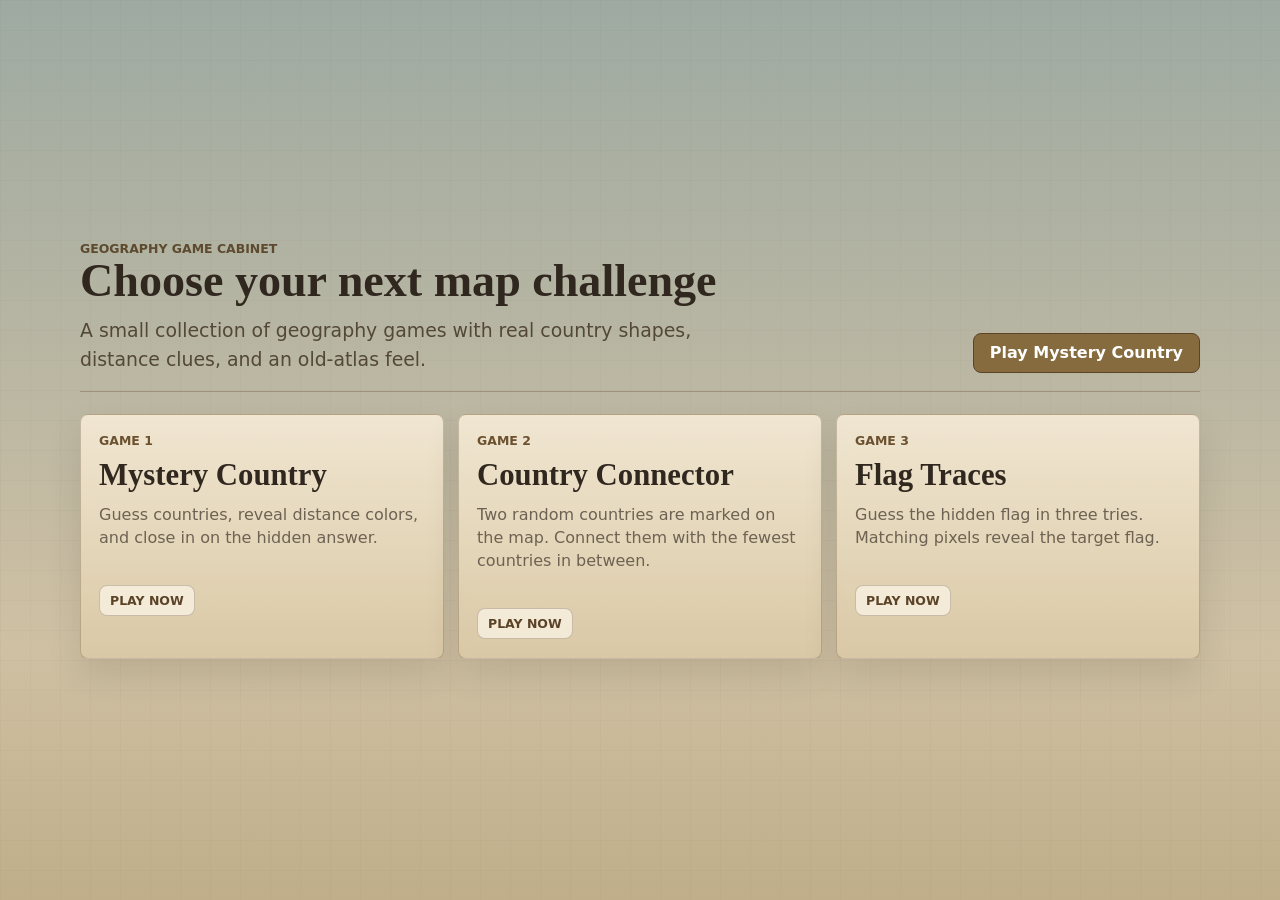
<file: index.html>
<!doctype html>
<html lang="en">
<head>
  <meta charset="UTF-8" />
  <meta name="viewport" content="width=device-width, initial-scale=1.0" />
  <title>Geography Game Cabinet</title>
  <link rel="stylesheet" href="styles.css?v=7" />
</head>
<body class="home-body">
  <main class="home-shell">
    <section class="home-hero" aria-label="Geography game dashboard">
      <div class="home-copy">
        <p class="eyebrow">Geography game cabinet</p>
        <h1>Choose your next map challenge</h1>
        <p class="home-intro">A small collection of geography games with real country shapes, distance clues, and an old-atlas feel.</p>
      </div>
      <a class="icon-button home-primary" href="mystery-country.html">Play Mystery Country</a>
    </section>

    <section class="game-grid" aria-label="Available geography games">
      <a class="game-card playable" href="mystery-country.html">
        <span class="card-kicker">Game 1</span>
        <h2>Mystery Country</h2>
        <p>Guess countries, reveal distance colors, and close in on the hidden answer.</p>
        <span class="card-action">Play now</span>
      </a>

      <a class="game-card playable travle-card" href="travle.html">
        <span class="card-kicker">Game 2</span>
        <h2>Country Connector</h2>
        <p>Two random countries are marked on the map. Connect them with the fewest countries in between.</p>
        <span class="card-action">Play now</span>
      </a>

      <a class="game-card playable flagle-card" href="flagle.html">
        <span class="card-kicker">Game 3</span>
        <h2>Flag Traces</h2>
        <p>Guess the hidden flag in three tries. Matching pixels reveal the target flag.</p>
        <span class="card-action">Play now</span>
      </a>
    </section>
  </main>
</body>
</html>
</file>
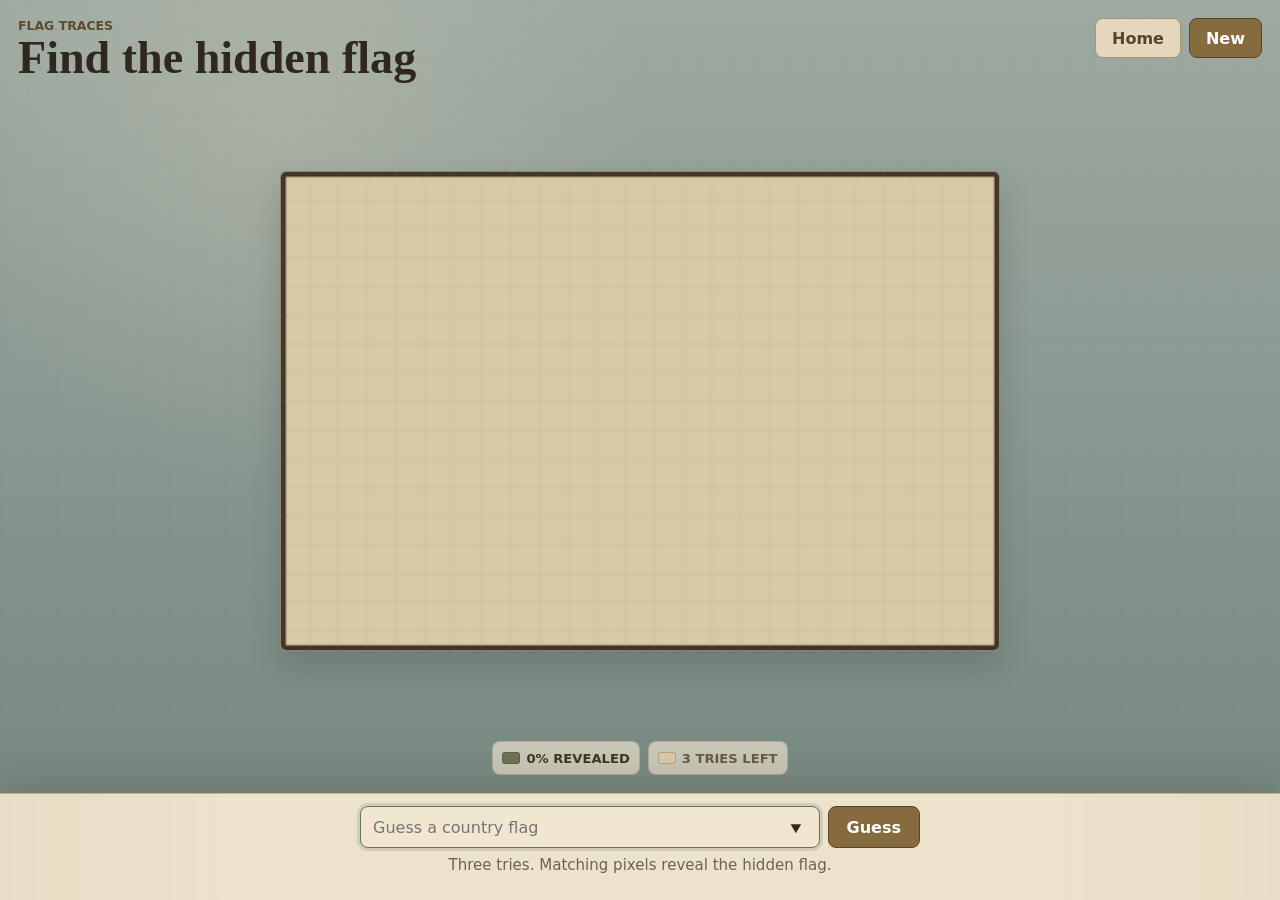
<file: flagle.html>
<!doctype html>
<html lang="en">
<head>
  <meta charset="UTF-8" />
  <meta name="viewport" content="width=device-width, initial-scale=1.0" />
  <title>Flag Traces</title>
  <link rel="stylesheet" href="styles.css?v=7" />
</head>
<body>
  <main class="game-shell flag-shell">
    <section class="map-stage flag-stage" aria-label="Flag guessing game">
      <header class="top-bar">
        <div>
          <p class="eyebrow">Flag traces</p>
          <h1>Find the hidden flag</h1>
        </div>
        <div class="top-actions">
          <a class="icon-button quiet-button" href="index.html">Home</a>
          <button class="icon-button" id="new-game" type="button">New</button>
        </div>
      </header>

      <div class="flag-board">
        <canvas class="flag-canvas" id="flag-canvas" width="300" height="200" role="img" aria-label="Hidden flag pixel reveal"></canvas>
      </div>

      <div class="flag-clues" id="flag-clues" aria-label="Revealed pixels"></div>
    </section>

    <section class="guess-dock" aria-label="Flag guesses">
      <form class="guess-form" id="guess-form">
        <label class="sr-only" for="country-input">Guess a flag country</label>
        <input id="country-input" list="country-options" autocomplete="off" placeholder="Guess a country flag" />
        <datalist id="country-options"></datalist>
        <button type="submit">Guess</button>
      </form>
      <p class="status-line" id="status-line">Three tries. Matching pixels reveal the hidden flag.</p>
      <ol class="guess-history flag-history" id="guess-history"></ol>
    </section>
  </main>

  <script src="countries-data.js?v=4"></script>
  <script src="flagle.js?v=5"></script>
</body>
</html>
</file>
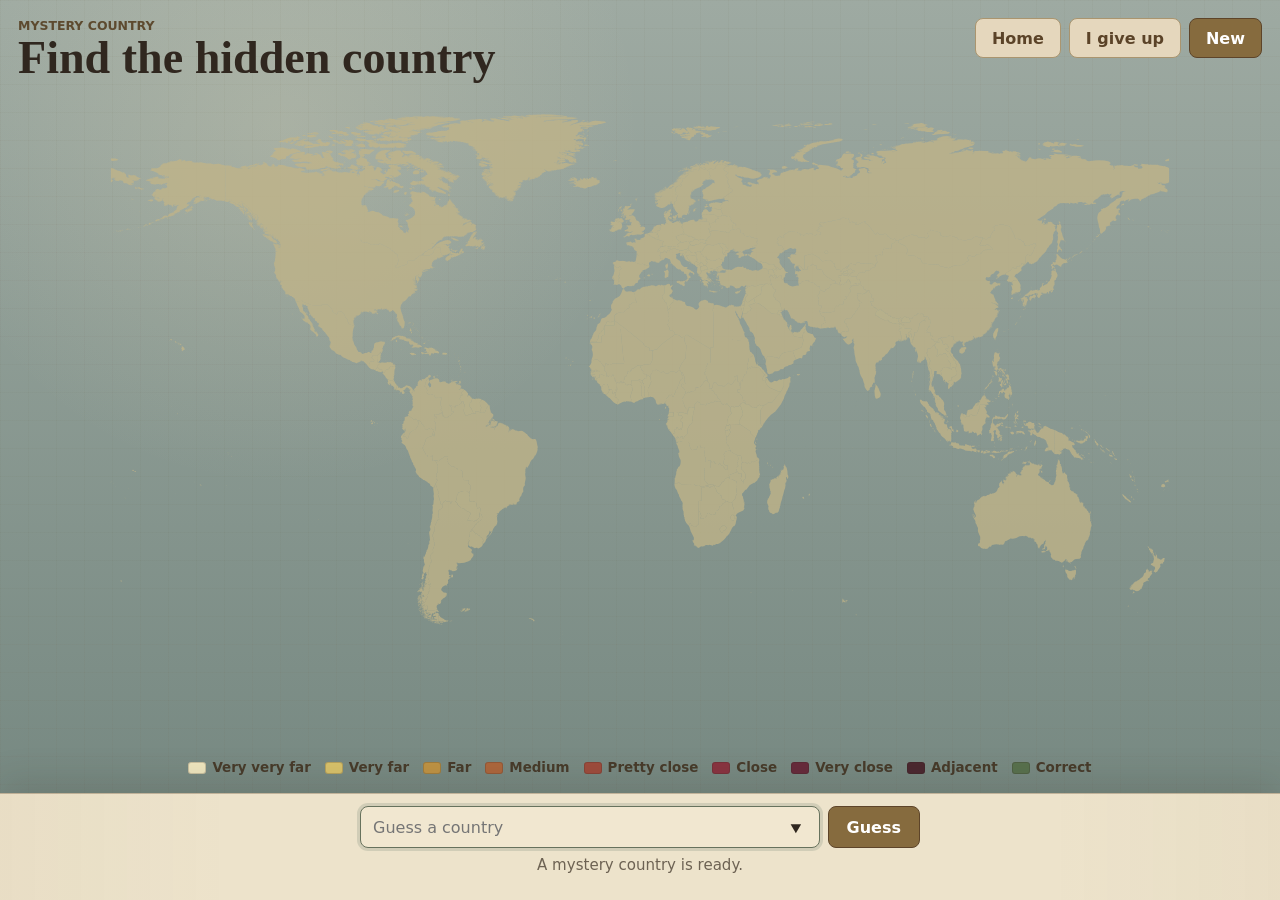
<file: mystery-country.html>
<!doctype html>
<html lang="en">
<head>
  <meta charset="UTF-8" />
  <meta name="viewport" content="width=device-width, initial-scale=1.0" />
  <title>Mystery Country</title>
  <link rel="stylesheet" href="styles.css?v=7" />
</head>
<body>
  <main class="game-shell">
    <section class="map-stage" aria-label="Mystery country map game">
      <header class="top-bar">
        <div>
          <p class="eyebrow">Mystery country</p>
          <h1>Find the hidden country</h1>
        </div>
        <div class="top-actions">
          <a class="icon-button quiet-button" href="index.html">Home</a>
          <button class="icon-button quiet-button" id="give-up" type="button">I give up</button>
          <button class="icon-button" id="new-game" type="button" title="New mystery country" aria-label="New mystery country">New</button>
        </div>
      </header>

      <div class="map-wrap">
        <svg class="world-map" id="world-map" viewBox="0 40 1060 660" role="img" aria-label="World map without country borders"></svg>
        <div class="guess-callout" id="guess-callout" aria-live="polite"></div>
      </div>

      <div class="legend" aria-label="Distance color legend">
        <span><i style="background:#efe6bf"></i>Very very far</span>
        <span><i style="background:#d8c26b"></i>Very far</span>
        <span><i style="background:#bf9344"></i>Far</span>
        <span><i style="background:#ad673d"></i>Medium</span>
        <span><i style="background:#9e4c3d"></i>Pretty close</span>
        <span><i style="background:#893441"></i>Close</span>
        <span><i style="background:#672b3c"></i>Very close</span>
        <span><i style="background:#4b2830"></i>Adjacent</span>
        <span><i style="background:#58714e"></i>Correct</span>
      </div>
    </section>

    <section class="guess-dock" aria-label="Country guesses">
      <form class="guess-form" id="guess-form">
        <label class="sr-only" for="country-input">Guess a country</label>
        <input id="country-input" list="country-options" autocomplete="off" placeholder="Guess a country" />
        <datalist id="country-options"></datalist>
        <button type="submit">Guess</button>
      </form>
      <p class="status-line" id="status-line">A mystery country is ready.</p>
      <ol class="guess-history" id="guess-history"></ol>
    </section>
  </main>

  <script src="countries-data.js?v=4"></script>
  <script src="app.js?v=5"></script>
</body>
</html>
</file>
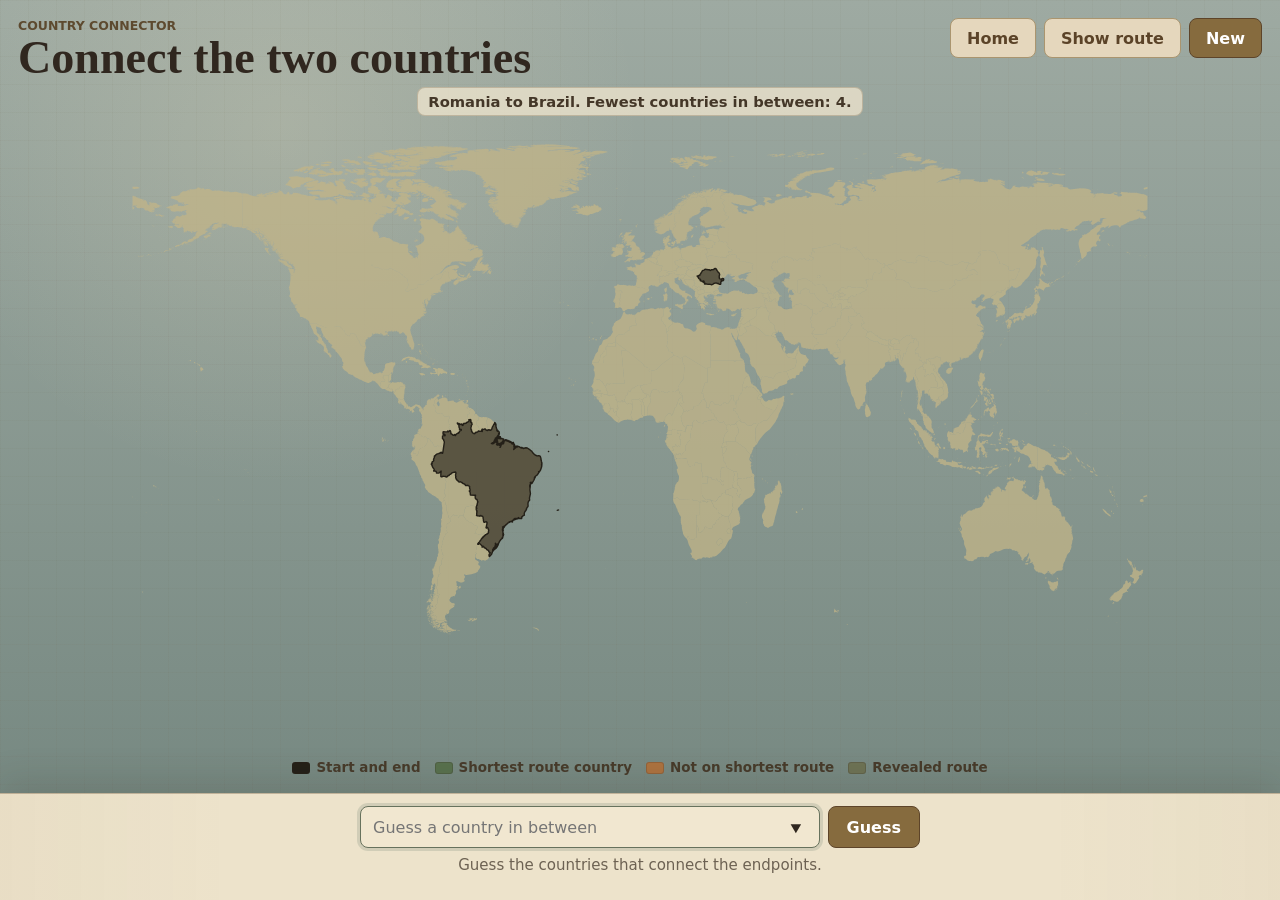
<file: travle.html>
<!doctype html>
<html lang="en">
<head>
  <meta charset="UTF-8" />
  <meta name="viewport" content="width=device-width, initial-scale=1.0" />
  <title>Country Connector</title>
  <link rel="stylesheet" href="styles.css?v=7" />
</head>
<body>
  <main class="game-shell">
    <section class="map-stage route-stage" aria-label="Country connector map game">
      <header class="top-bar">
        <div>
          <p class="eyebrow">Country connector</p>
          <h1>Connect the two countries</h1>
        </div>
        <div class="top-actions">
          <a class="icon-button quiet-button" href="index.html">Home</a>
          <button class="icon-button quiet-button" id="show-answer" type="button">Show route</button>
          <button class="icon-button" id="new-game" type="button">New</button>
        </div>
      </header>

      <div class="route-banner" id="route-banner" aria-live="polite">Loading route...</div>

      <div class="map-wrap">
        <svg class="world-map" id="world-map" viewBox="0 40 1060 660" role="img" aria-label="World map without country borders"></svg>
        <div class="guess-callout" id="guess-callout" aria-live="polite"></div>
      </div>

      <div class="legend" aria-label="Route color legend">
        <span><i style="background:#242018"></i>Start and end</span>
        <span><i style="background:#58714e"></i>Shortest route country</span>
        <span><i style="background:#ad7340"></i>Not on shortest route</span>
        <span><i style="background:#6e7355"></i>Revealed route</span>
      </div>
    </section>

    <section class="guess-dock" aria-label="Country route guesses">
      <form class="guess-form" id="guess-form">
        <label class="sr-only" for="country-input">Guess a country in between</label>
        <input id="country-input" list="country-options" autocomplete="off" placeholder="Guess a country in between" />
        <datalist id="country-options"></datalist>
        <button type="submit">Guess</button>
      </form>
      <p class="status-line" id="status-line">Guess the countries that connect the endpoints.</p>
      <ol class="guess-history route-history" id="guess-history"></ol>
    </section>
  </main>

  <script src="countries-data.js?v=4"></script>
  <script src="travle.js?v=6"></script>
</body>
</html>
</file>
<file: styles.css>
:root {
  --ocean: #9eaaa2;
  --ocean-deep: #778982;
  --land: #c2b588;
  --ink: #30271f;
  --muted: #6d6253;
  --paper: #efe5cf;
  --paper-deep: #d9c6a6;
  --line: #aa956f;
  --focus: #67725d;
  --brass: #866b3e;
  --brass-dark: #5d4429;
  --green: #52674b;
}

* {
  box-sizing: border-box;
}

body {
  margin: 0;
  min-height: 100vh;
  background: #cfc0a3;
  color: var(--ink);
  font-family: Inter, ui-sans-serif, system-ui, -apple-system, BlinkMacSystemFont, "Segoe UI", sans-serif;
  overflow: hidden;
}

button,
input {
  font: inherit;
}

a {
  color: inherit;
}

.game-shell {
  height: 100vh;
  display: grid;
  grid-template-rows: minmax(0, 1fr) auto;
  overflow: hidden;
}

.map-stage {
  min-height: 0;
  display: grid;
  grid-template-rows: auto minmax(260px, 1fr) auto;
  gap: 10px;
  padding: 18px;
  background:
    linear-gradient(rgba(99, 82, 55, 0.035) 1px, transparent 1px),
    linear-gradient(90deg, rgba(99, 82, 55, 0.035) 1px, transparent 1px),
    radial-gradient(circle at 22% 16%, rgba(232, 220, 187, 0.22), transparent 30%),
    linear-gradient(180deg, var(--ocean), var(--ocean-deep));
  background-size: 28px 28px, 28px 28px, auto, auto;
}

.route-stage {
  grid-template-rows: auto auto minmax(360px, 1fr) auto;
  gap: 6px;
}

.top-bar {
  display: grid;
  grid-template-columns: minmax(0, 1fr) auto;
  align-items: start;
  justify-content: space-between;
  gap: 16px;
}

.top-bar > div:first-child {
  min-width: 0;
}

.eyebrow {
  margin: 0 0 2px;
  color: #5d4a2f;
  font-size: 0.78rem;
  font-weight: 850;
  letter-spacing: 0;
  text-transform: uppercase;
}

h1 {
  margin: 0;
  font-size: clamp(1.65rem, 3.6vw, 3rem);
  line-height: 1;
  letter-spacing: 0;
  font-family: Georgia, "Times New Roman", serif;
  font-weight: 800;
  overflow-wrap: anywhere;
}

.icon-button,
.guess-form button {
  display: inline-flex;
  align-items: center;
  justify-content: center;
  min-height: 40px;
  border: 1px solid var(--brass-dark);
  border-radius: 8px;
  background: var(--brass);
  color: #fff;
  font-weight: 800;
  text-decoration: none;
  cursor: pointer;
}

.top-actions {
  display: flex;
  flex-wrap: wrap;
  justify-content: flex-end;
  gap: 8px;
}

.icon-button {
  padding: 0 16px;
}

.guess-form button {
  padding: 0 18px;
}

.icon-button:hover,
.guess-form button:hover {
  background: var(--brass-dark);
}

.quiet-button {
  background: #e5d7bd;
  border-color: var(--line);
  color: #5b4328;
}

.quiet-button:hover {
  background: #d5c29d;
}

button:disabled,
input:disabled {
  cursor: not-allowed;
  opacity: 0.58;
}

.home-body {
  min-height: 100vh;
  overflow: auto;
  background:
    linear-gradient(rgba(99, 82, 55, 0.035) 1px, transparent 1px),
    linear-gradient(90deg, rgba(99, 82, 55, 0.035) 1px, transparent 1px),
    linear-gradient(180deg, #9eaaa2 0%, #cfc0a3 72%, #bfae89 100%);
  background-size: 30px 30px, 30px 30px, auto;
}

.home-shell {
  width: min(1120px, calc(100% - 36px));
  min-height: 100vh;
  margin: 0 auto;
  padding: 28px 0;
  display: grid;
  align-content: center;
  gap: 22px;
}

.home-hero {
  display: grid;
  grid-template-columns: minmax(0, 1fr) auto;
  align-items: end;
  gap: 18px;
  padding-bottom: 18px;
  border-bottom: 1px solid rgba(91, 67, 40, 0.32);
}

.home-copy {
  min-width: 0;
}

.home-intro {
  max-width: 680px;
  margin: 12px 0 0;
  color: #534838;
  font-size: clamp(1rem, 1.6vw, 1.18rem);
  line-height: 1.5;
}

.home-primary {
  min-width: 190px;
}

.game-grid {
  display: grid;
  grid-template-columns: repeat(3, minmax(0, 1fr));
  gap: 14px;
}

.game-card {
  min-height: 245px;
  display: grid;
  align-content: start;
  gap: 10px;
  padding: 18px;
  border: 1px solid rgba(91, 67, 40, 0.28);
  border-radius: 8px;
  background:
    linear-gradient(180deg, rgba(242, 232, 211, 0.96), rgba(218, 200, 165, 0.94));
  box-shadow: 0 16px 34px rgba(48, 39, 31, 0.12);
  color: var(--ink);
  text-decoration: none;
}

.game-card.locked {
  opacity: 0.76;
}

.game-card h2 {
  margin: 0;
  font-family: Georgia, "Times New Roman", serif;
  font-size: clamp(1.45rem, 2.4vw, 2rem);
  letter-spacing: 0;
}

.game-card p {
  margin: 0;
  color: var(--muted);
  line-height: 1.45;
}

.card-kicker,
.card-action {
  width: fit-content;
  font-size: 0.78rem;
  font-weight: 850;
  text-transform: uppercase;
  letter-spacing: 0;
}

.card-kicker {
  color: #6b512f;
}

.card-action {
  align-self: end;
  margin-top: 26px;
  padding: 7px 10px;
  border: 1px solid rgba(91, 67, 40, 0.28);
  border-radius: 8px;
  background: rgba(251, 245, 232, 0.72);
  color: #5b4328;
}

.game-card.playable:hover {
  transform: translateY(-2px);
  box-shadow: 0 20px 42px rgba(48, 39, 31, 0.16);
}

.map-wrap {
  position: relative;
  min-height: 0;
  display: grid;
  place-items: center;
  overflow: hidden;
}

.world-map {
  width: 100%;
  height: 100%;
  min-height: 280px;
  display: block;
}

.guess-callout {
  position: absolute;
  left: 50%;
  top: 50%;
  max-width: min(640px, calc(100% - 32px));
  transform: translate(-50%, -50%) scale(0.98);
  padding: 12px 18px;
  border: 1px solid rgba(91, 67, 40, 0.28);
  border-radius: 8px;
  background: rgba(238, 228, 205, 0.92);
  box-shadow: 0 14px 34px rgba(48, 39, 31, 0.2);
  color: var(--ink);
  font-size: clamp(1.25rem, 2.6vw, 2rem);
  font-weight: 850;
  line-height: 1.15;
  text-align: center;
  opacity: 0;
  pointer-events: none;
  transition: opacity 160ms ease, transform 160ms ease;
}

.guess-callout.show {
  opacity: 1;
  transform: translate(-50%, -50%) scale(1);
}

.guess-callout.correct {
  border-color: rgba(82, 103, 75, 0.48);
  color: #3f5238;
}

.land-country {
  fill: rgba(194, 181, 136, 0.76);
  stroke: none;
  pointer-events: none;
}

.country-outline {
  fill: transparent;
  stroke: transparent;
  stroke-linejoin: round;
  stroke-width: 1.4;
  vector-effect: non-scaling-stroke;
  pointer-events: none;
  transition: fill 180ms ease, stroke 180ms ease, opacity 180ms ease;
}

.country-outline.guessed {
  fill-opacity: 0.36;
  stroke-opacity: 1;
}

.country-outline.correct {
  stroke: #58714e;
}

.country-outline.endpoint {
  fill: #242018;
  stroke: #242018;
  fill-opacity: 0.62;
}

.country-outline.route-good {
  fill: #58714e;
  stroke: #40563a;
}

.country-outline.route-bad {
  fill: #ad7340;
  stroke: #80532f;
}

.country-outline.revealed {
  fill: #6e7355;
  stroke: #50543d;
}

.route-banner {
  width: fit-content;
  max-width: min(680px, 100%);
  justify-self: center;
  padding: 5px 10px;
  border: 1px solid rgba(91, 67, 40, 0.24);
  border-radius: 8px;
  background: rgba(238, 228, 205, 0.78);
  color: #443728;
  font-size: 0.92rem;
  font-weight: 850;
  text-align: center;
}

.route-history li {
  grid-template-columns: minmax(150px, 0.45fr) minmax(0, 1fr);
}

.flag-shell {
  grid-template-rows: minmax(0, 1fr) auto;
}

.flag-stage {
  grid-template-rows: auto minmax(260px, 1fr) auto;
}

.flag-board {
  min-height: 0;
  display: grid;
  place-items: center;
  padding: 10px;
}

.flag-canvas {
  width: min(720px, 92vw);
  height: auto;
  aspect-ratio: 3 / 2;
  display: block;
  border: 1px solid rgba(54, 44, 32, 0.45);
  border-radius: 6px;
  background: #d9c9a7;
  box-shadow:
    0 14px 30px rgba(48, 39, 31, 0.2),
    inset 0 0 0 1px rgba(255, 248, 225, 0.25);
}

.flag-clues {
  display: flex;
  flex-wrap: wrap;
  justify-content: center;
  gap: 8px;
  min-height: 34px;
}

.flag-clue {
  display: inline-flex;
  align-items: center;
  gap: 6px;
  min-height: 30px;
  padding: 4px 9px;
  border: 1px solid rgba(91, 67, 40, 0.22);
  border-radius: 8px;
  background: rgba(238, 228, 205, 0.68);
  color: #665a49;
  font-size: 0.82rem;
  font-weight: 800;
  text-transform: uppercase;
}

.flag-clue.shown {
  color: #3f3528;
}

.flag-clue i {
  width: 18px;
  height: 12px;
  border: 1px solid rgba(48, 39, 31, 0.24);
  border-radius: 3px;
}

.flag-history li {
  grid-template-columns: minmax(150px, 0.45fr) minmax(0, 1fr);
}

.legend {
  display: flex;
  flex-wrap: wrap;
  justify-content: center;
  gap: 8px 14px;
  color: #473b2b;
  font-size: 0.84rem;
  font-weight: 700;
}

.legend span {
  display: inline-flex;
  align-items: center;
  gap: 6px;
}

.legend i {
  width: 18px;
  height: 12px;
  border: 1px solid rgba(48, 39, 31, 0.2);
  border-radius: 3px;
}

.guess-dock {
  min-height: 0;
  display: grid;
  gap: 8px;
  padding: 12px 18px 16px;
  background:
    linear-gradient(90deg, rgba(113, 86, 46, 0.04), transparent 18%, transparent 82%, rgba(113, 86, 46, 0.04)),
    rgba(238, 228, 205, 0.98);
  border-top: 1px solid rgba(91, 67, 40, 0.3);
  box-shadow: 0 -12px 36px rgba(48, 39, 31, 0.14);
}

.guess-form {
  width: min(560px, 100%);
  margin: 0 auto;
  display: grid;
  grid-template-columns: minmax(0, 1fr) auto;
  gap: 8px;
}

.guess-form input {
  width: 100%;
  min-height: 42px;
  border: 1px solid var(--line);
  border-radius: 8px;
  background: #f1e7d0;
  color: var(--ink);
  padding: 0 12px;
  outline: none;
}

.guess-form input:focus {
  border-color: var(--focus);
  box-shadow: 0 0 0 3px rgba(109, 127, 112, 0.22);
}

.status-line {
  min-height: 20px;
  margin: 0;
  color: var(--muted);
  font-size: 0.94rem;
  text-align: center;
}

.guess-history {
  width: min(760px, 100%);
  max-height: 168px;
  margin: 0 auto;
  padding: 0;
  display: grid;
  gap: 6px;
  overflow: auto;
  list-style: none;
}

.guess-history li {
  display: grid;
  grid-template-columns: minmax(120px, 0.45fr) minmax(0, 1fr);
  gap: 12px;
  align-items: center;
  padding: 8px 10px;
  border: 1px solid #d7c49f;
  border-radius: 8px;
  background: #f1e7d0;
}

.guess-history strong,
.guess-history span {
  min-width: 0;
}

.guess-history span {
  color: #665a49;
}

.sr-only {
  position: absolute;
  width: 1px;
  height: 1px;
  padding: 0;
  margin: -1px;
  overflow: hidden;
  clip: rect(0, 0, 0, 0);
  white-space: nowrap;
  border: 0;
}

@media (max-width: 680px) {
  .home-shell {
    width: min(100% - 24px, 1120px);
    min-height: auto;
    padding: 18px 0;
    align-content: start;
  }

  .home-hero,
  .game-grid {
    grid-template-columns: 1fr;
  }

  .home-primary {
    width: 100%;
  }

  .game-card {
    min-height: 190px;
  }

  .map-stage {
    padding: 14px;
  }

  .top-bar {
    align-items: center;
    grid-template-columns: 1fr;
  }

  .top-actions {
    width: 100%;
  }

  .guess-form,
  .guess-history li {
    grid-template-columns: 1fr;
  }

  .top-actions button,
  .guess-form button {
    width: 100%;
  }
}
</file>
